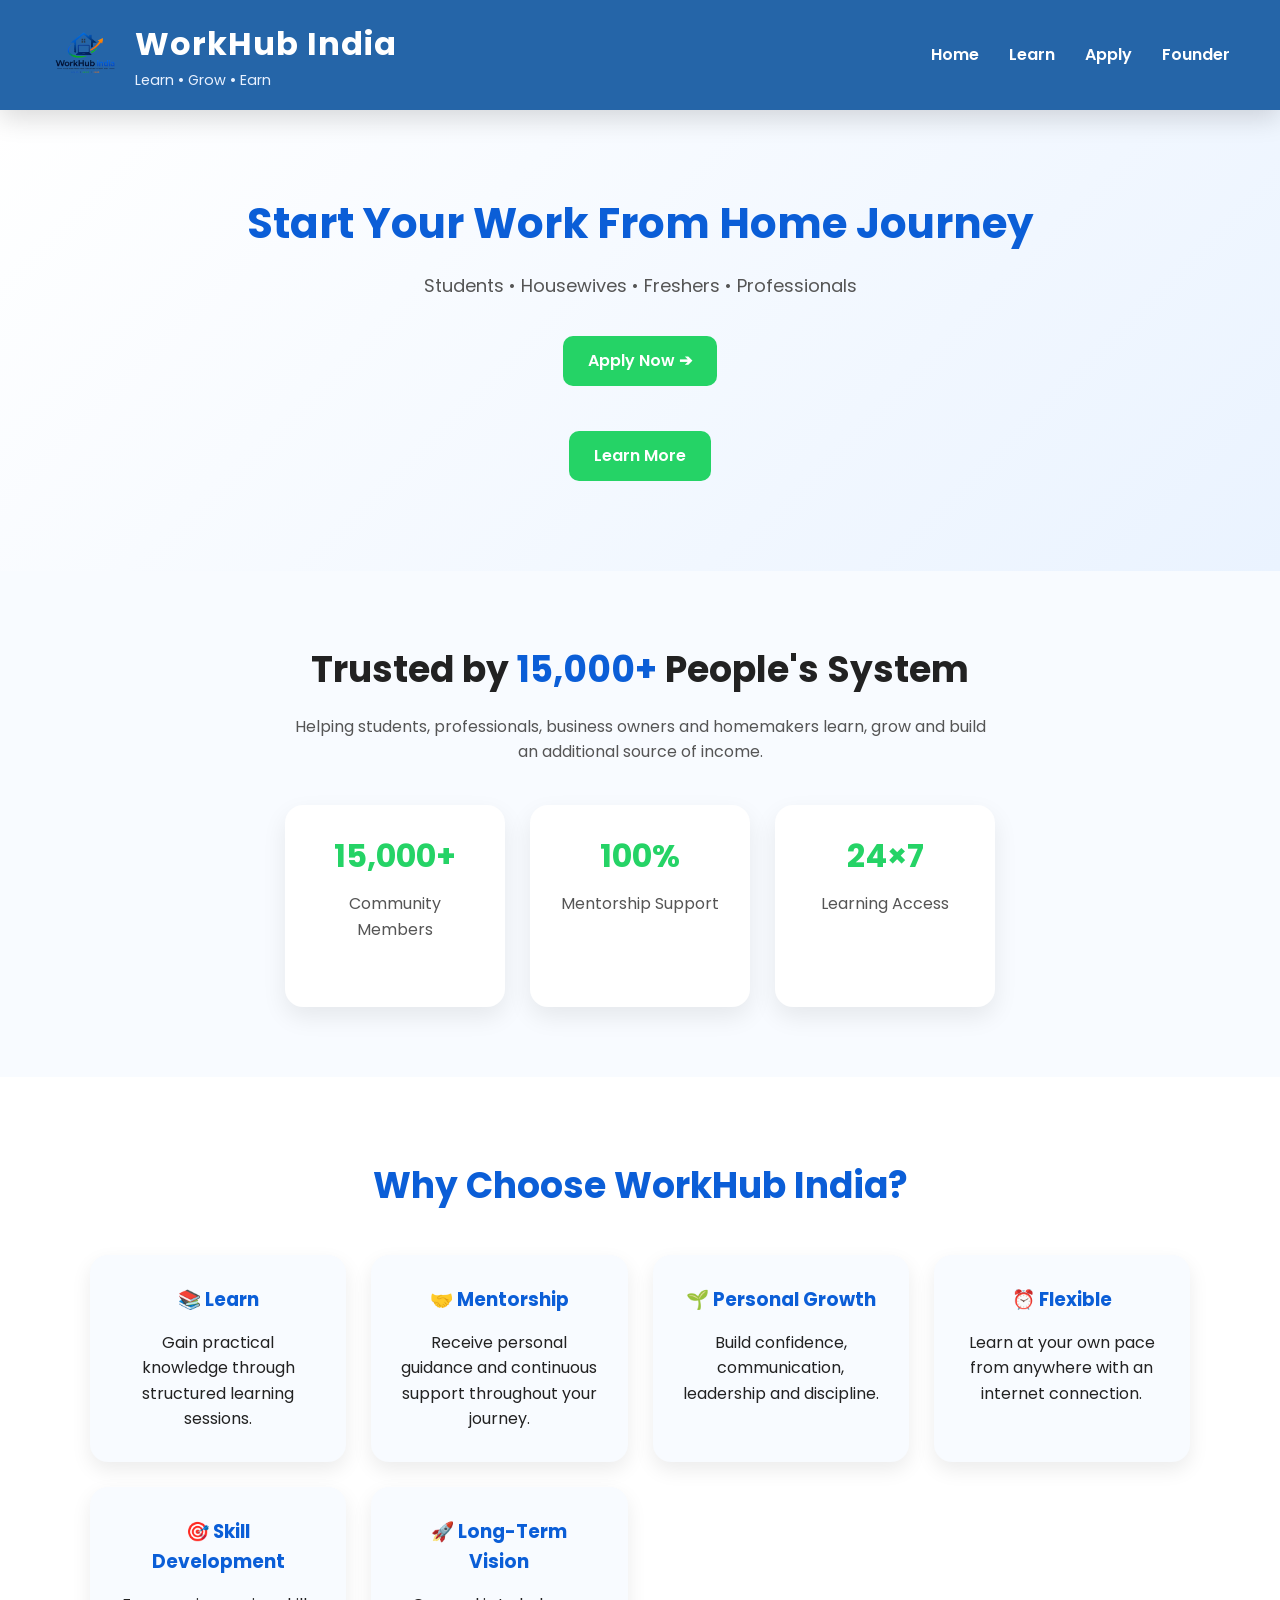
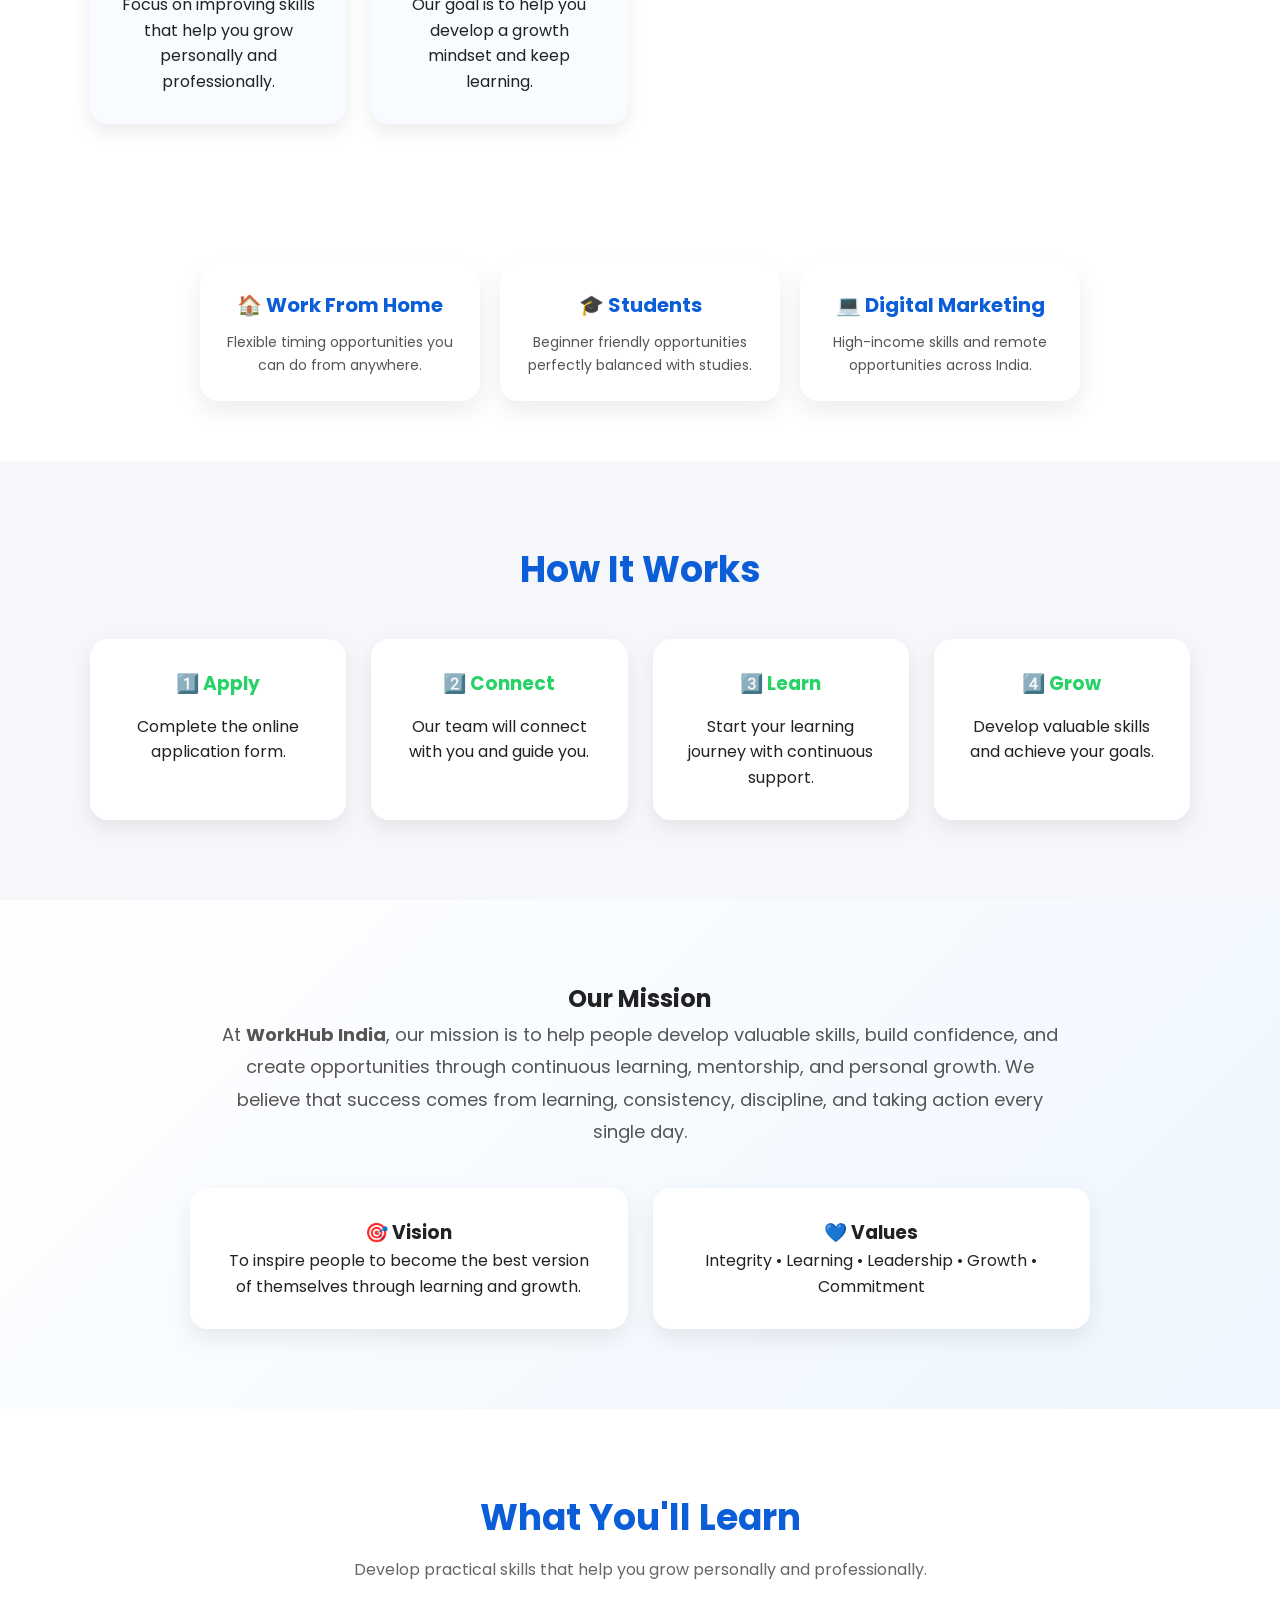
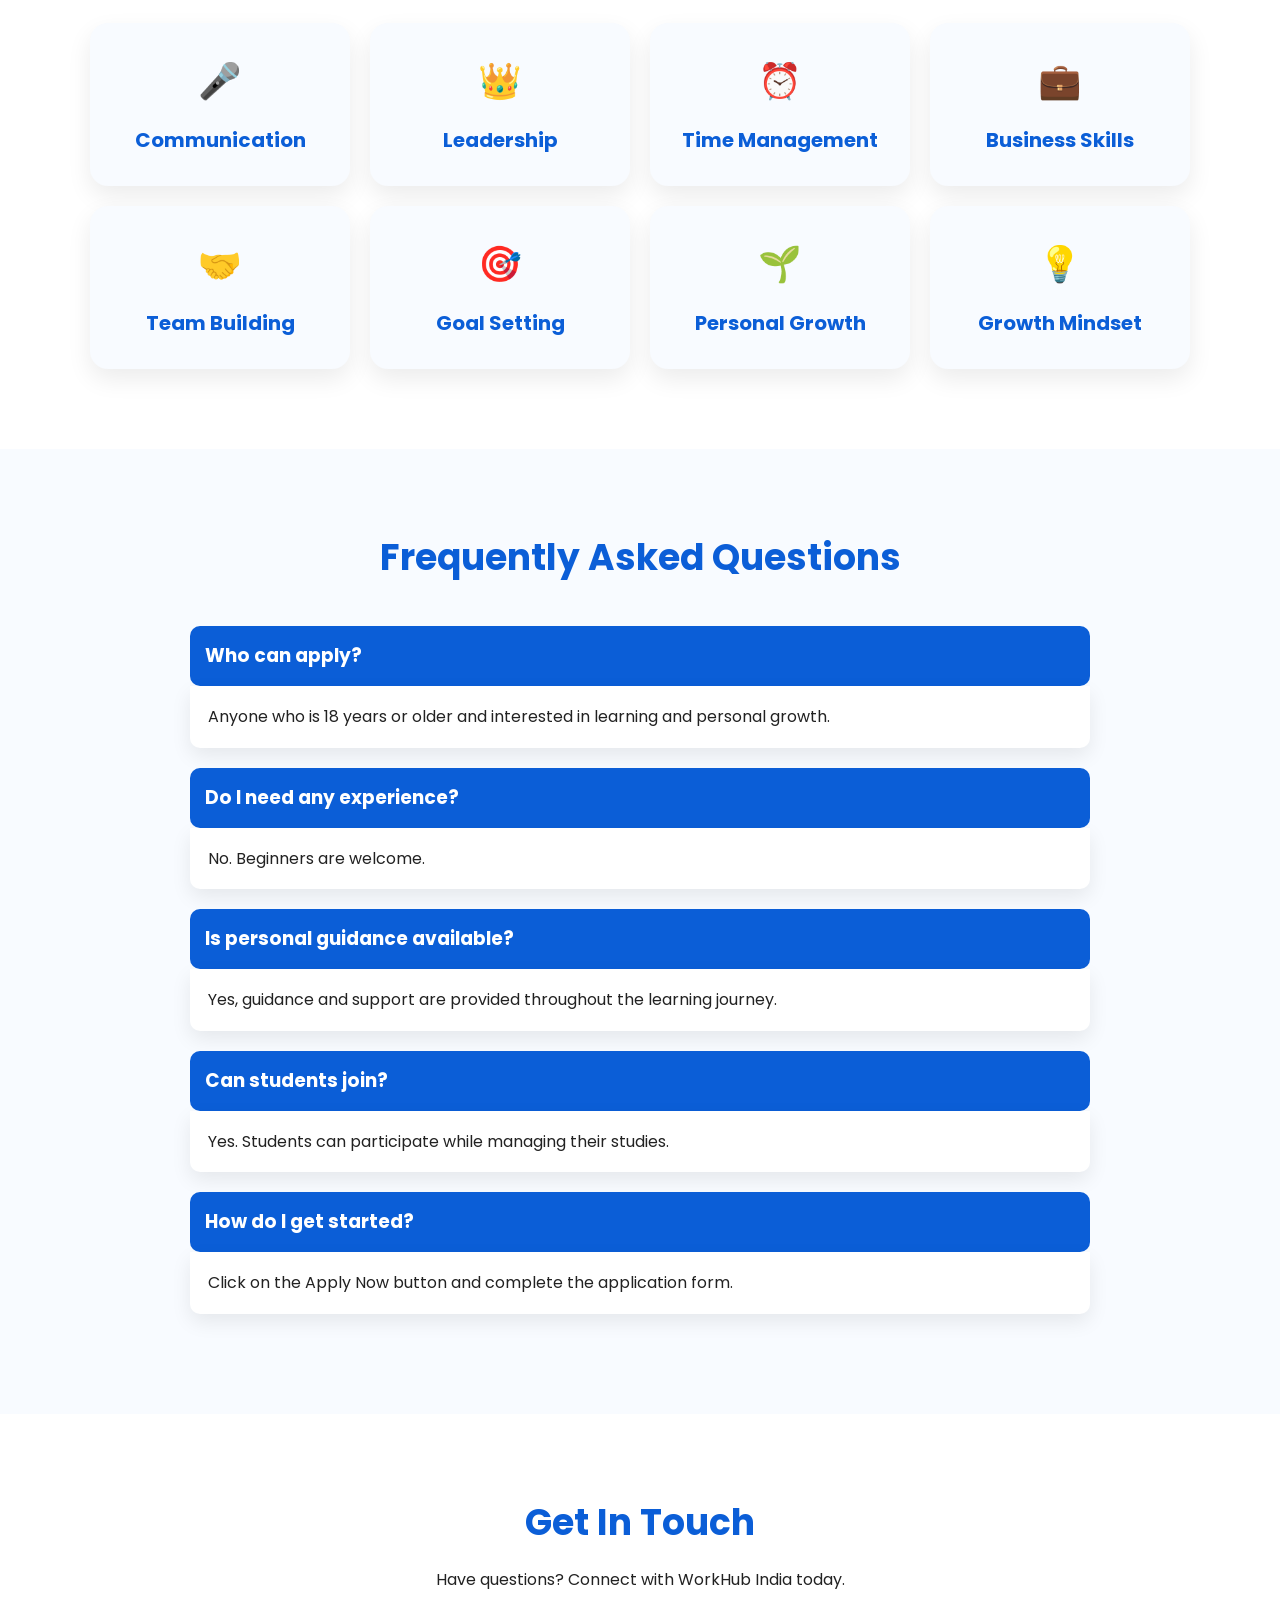
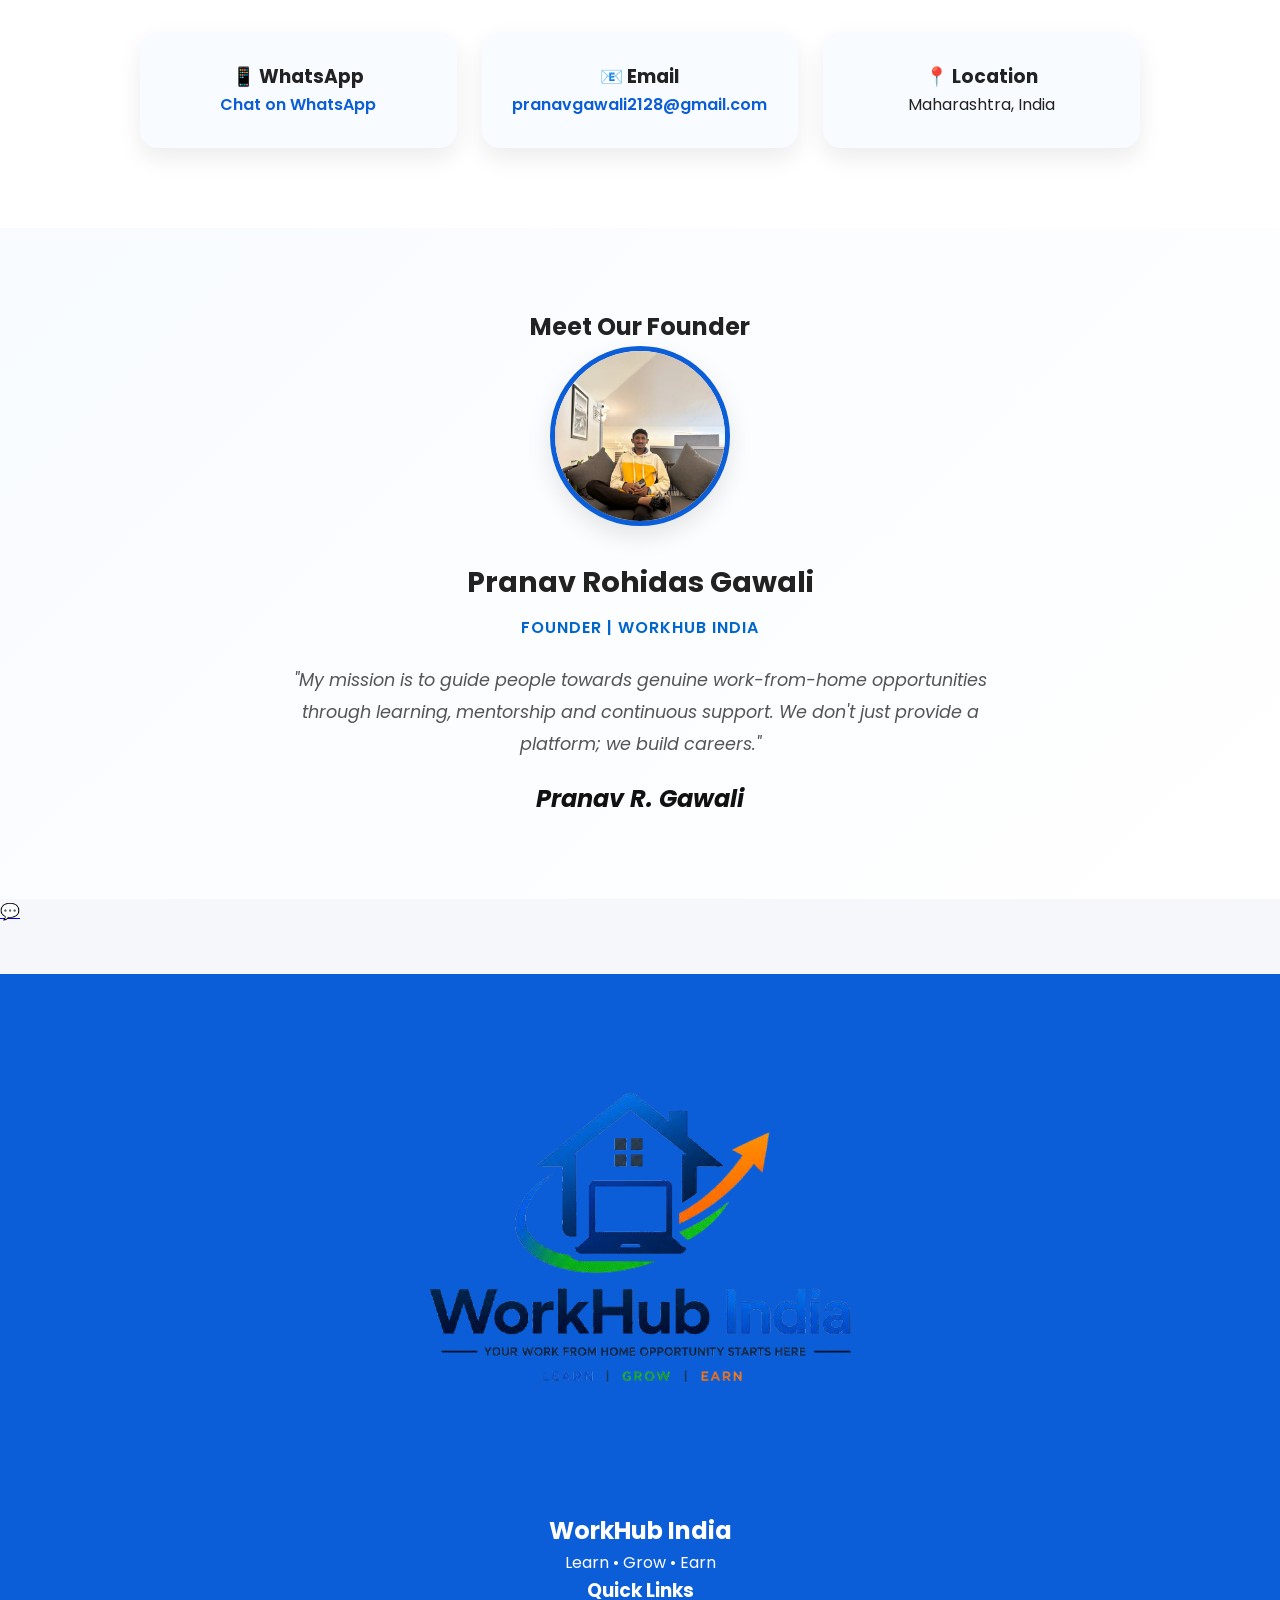
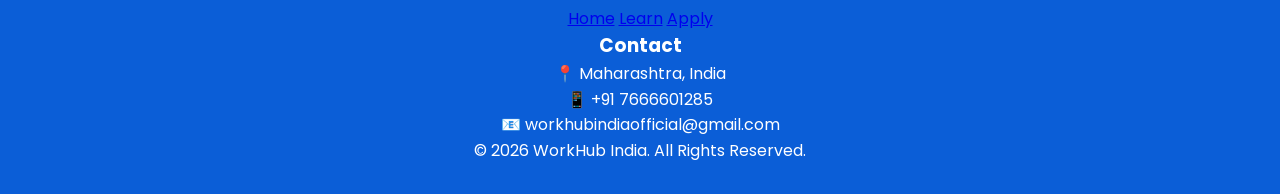
<file: index.html>
<!DOCTYPE html>
<html lang="en">
<head>
<meta charset="UTF-8">
<meta name="viewport" content="width=device-width, initial-scale=1.0">
<title>WorkHub India | Premium Opportunity</title>

<!-- Premium Google Font: Poppins -->
<link href="https://fonts.googleapis.com/css2?family=Poppins:wght@300;400;600;700&display=swap" rel="stylesheet">
<link rel="stylesheet" href="style.css">
<style>
  .navbar{
    position: sticky;
    top: 0;
    z-index: 1000;

    display:flex;
    justify-content:space-between;
    align-items:center;

    padding:18px 50px;

    background:rgba(0,76,153,0.85);
    backdrop-filter:blur(15px);
    -webkit-backdrop-filter:blur(15px);

    box-shadow:0 8px 25px rgba(0,0,0,.15);
}

.brand{
    display:flex;
    align-items:center;
    gap:15px;
}

.logo-image{
    width:70px;
    height:auto;
}

.logo{
    margin:0;
    color:white;
    font-size:2rem;
}

.tagline{
    margin:0;
    color:#e8f1ff;
    font-size:.9rem;
}

nav{
    display:flex;
    gap:30px;
}

nav a{
    color:white;
    text-decoration:none;
    font-weight:600;
    transition:.3s;
}

nav a:hover{
    color:#25D366;
}
</style>

</head>

<body>

  <!-- HEADER -->
<header class="navbar">

    <div class="brand">
        <img src="logo.png" alt="WorkHub India Logo" class="logo-image">
        <div>
            <h1 class="logo">WorkHub India</h1>
            <p class="tagline">Learn • Grow • Earn</p>
        </div>
    </div>

    <nav>
        <a href="index.html">Home</a>
        <a href="learn.html">Learn</a>
        <a href="apply.html">Apply</a>
        <a href="#founder">Founder</a>
        
     </nav>

</header>

  <!-- HERO SECTION -->
  <section class="hero">
    <h2 class="animate-2">Start Your Work From Home Journey</h2>
    <p class="animate-2">Students • Housewives • Freshers • Professionals</p>

<a href="apply.html" class="btn-primary animate-3">
      Apply Now ➔
</a>
<br><br>

<a href="learn.html" class="btn-primary">
    Learn More
</a>
  </section>
<section class="trusted-section">

<h2>Trusted by <span>15,000+</span> People's System</h2>

<p>
Helping students, professionals, business owners and homemakers
learn, grow and build an additional source of income.
</p>

<div class="trust-boxes">

<div class="trust-card">
<h3>15,000+</h3>
<p>Community Members</p>
</div>

<div class="trust-card">
<h3>100%</h3>
<p>Mentorship Support</p>
</div>

<div class="trust-card">
<h3>24×7</h3>
<p>Learning Access</p>
</div>

</div>

</section>
<section class="why-section">

<h2>Why Choose WorkHub India?</h2>

<div class="why-grid">

<div class="why-card">
<h3>📚 Learn</h3>
<p>Gain practical knowledge through structured learning sessions.</p>
</div>

<div class="why-card">
<h3>🤝 Mentorship</h3>
<p>Receive personal guidance and continuous support throughout your journey.</p>
</div>

<div class="why-card">
<h3>🌱 Personal Growth</h3>
<p>Build confidence, communication, leadership and discipline.</p>
</div>

<div class="why-card">
<h3>⏰ Flexible</h3>
<p>Learn at your own pace from anywhere with an internet connection.</p>
</div>

<div class="why-card">
<h3>🎯 Skill Development</h3>
<p>Focus on improving skills that help you grow personally and professionally.</p>
</div>

<div class="why-card">
<h3>🚀 Long-Term Vision</h3>
<p>Our goal is to help you develop a growth mindset and keep learning.</p>
</div>

</div>

</section>
  <!-- CARDS SECTION -->
  <div class="cards animate-3">
    <div class="card">
      <h3>🏠 Work From Home</h3>
      <p>Flexible timing opportunities you can do from anywhere.</p>
    </div>

    <div class="card">
      <h3>🎓 Students</h3>
      <p>Beginner friendly opportunities perfectly balanced with studies.</p>
    </div>

    <div class="card">
      <h3>💻 Digital Marketing</h3>
      <p>High-income skills and remote opportunities across India.</p>
    </div>
  </div>
<section class="how-section">

<h2>How It Works</h2>

<div class="how-grid">

<div class="step">
<h3>1️⃣ Apply</h3>
<p>Complete the online application form.</p>
</div>

<div class="step">
<h3>2️⃣ Connect</h3>
<p>Our team will connect with you and guide you.</p>
</div>

<div class="step">
<h3>3️⃣ Learn</h3>
<p>Start your learning journey with continuous support.</p>
</div>

<div class="step">
<h3>4️⃣ Grow</h3>
<p>Develop valuable skills and achieve your goals.</p>
</div>

</div>

</section>
<section class="mission-section">

<h2>Our Mission</h2>

<p class="mission-text">
At <strong>WorkHub India</strong>, our mission is to help people develop valuable skills, build confidence, and create opportunities through continuous learning, mentorship, and personal growth.

We believe that success comes from learning, consistency, discipline, and taking action every single day.
</p>

<div class="mission-box">

<div>
<h3>🎯 Vision</h3>
<p>To inspire people to become the best version of themselves through learning and growth.</p>
</div>

<div>
<h3>💙 Values</h3>
<p>Integrity • Learning • Leadership • Growth • Commitment</p>
</div>

</div>

</section>
<section class="learn-section">

<h2>What You'll Learn</h2>
<p>Develop practical skills that help you grow personally and professionally.</p>

<div class="learn-grid">

<div class="learn-card">🎤<h3>Communication</h3></div>

<div class="learn-card">👑<h3>Leadership</h3></div>

<div class="learn-card">⏰<h3>Time Management</h3></div>

<div class="learn-card">💼<h3>Business Skills</h3></div>

<div class="learn-card">🤝<h3>Team Building</h3></div>

<div class="learn-card">🎯<h3>Goal Setting</h3></div>

<div class="learn-card">🌱<h3>Personal Growth</h3></div>

<div class="learn-card">💡<h3>Growth Mindset</h3></div>

</div>

</section>
<section class="faq-section">

<h2>Frequently Asked Questions</h2>

<div class="faq">

<h3>Who can apply?</h3>
<p>Anyone who is 18 years or older and interested in learning and personal growth.</p>

<h3>Do I need any experience?</h3>
<p>No. Beginners are welcome.</p>

<h3>Is personal guidance available?</h3>
<p>Yes, guidance and support are provided throughout the learning journey.</p>

<h3>Can students join?</h3>
<p>Yes. Students can participate while managing their studies.</p>

<h3>How do I get started?</h3>
<p>Click on the Apply Now button and complete the application form.</p>

</div>

</section>
<section class="contact-section">

<h2>Get In Touch</h2>

<p>

Have questions? Connect with WorkHub India today.

</p>

<div class="contact-grid">

<div class="contact-card">

<h3>📱 WhatsApp</h3>

<a href="https://wa.me/917666601285" target="_blank">

Chat on WhatsApp

</a>

</div>

<div class="contact-card">

<h3>📧 Email</h3>

<a href="mailto:pranavgawali2128@gmail.com">

pranavgawali2128@gmail.com

</a>

</div>

<div class="contact-card">

<h3>📍 Location</h3>

<p>Maharashtra, India</p>

</div>

</div>

</section>

  <!-- MEET OUR FOUNDER SECTION -->
<section class="founder-section" id="founder">
    <h2>Meet Our Founder</h2>
    <img src="founder.jpg" alt="Pranav Rohidas Gawali" class="founder-photo">

    <h3 style="font-size: 1.8rem; margin: 10px 0;">Pranav Rohidas Gawali</h3>
    <p style="color: #0066cc; font-weight: 600; letter-spacing: 1px; margin-bottom: 25px;">FOUNDER | WORKHUB INDIA</p>

    <p style="max-width:700px; margin:0 auto; font-style:italic; font-size: 1.1rem; color:#555; line-height: 1.8;">
      "My mission is to guide people towards genuine work-from-home opportunities through learning, mentorship and continuous support. We don't just provide a platform; we build careers."
    </p>

    <p style="font-style:italic; font-size:1.5rem; margin-top:20px; font-weight: 700; color:#111;">
      Pranav R. Gawali
    </p>
  </section>

  <!-- FLOATING WHATSAPP BUTTON -->
  <a href="https://wa.me/917666601285?text=Hi%20Pranav%20Sir,%20I%20need%20more%20details%20about%20WorkHub%20India." class="floating-wa" target="_blank">
    💬
  </a>
<button id="topBtn">⬆</button>
  <!-- FOOTER -->
<footer class="footer">

<div class="footer-logo">
<img src="logo.png" alt="WorkHub India Logo">
<h2>WorkHub India</h2>
<p>Learn • Grow • Earn</p>
</div>

<div class="footer-links">
<h3>Quick Links</h3>
<a href="index.html">Home</a>
<a href="learn.html">Learn</a>
<a href="apply.html">Apply</a>
</div>

<div class="footer-contact">
<h3>Contact</h3>
<p>📍 Maharashtra, India</p>
<p>📱 +91 7666601285</p>
<p>📧 workhubindiaofficial@gmail.com</p>
</div>

<p class="copyright">
© 2026 WorkHub India. All Rights Reserved.
</p>

</footer>
<script src="script.js"></script>
</body>
</html>
</file>
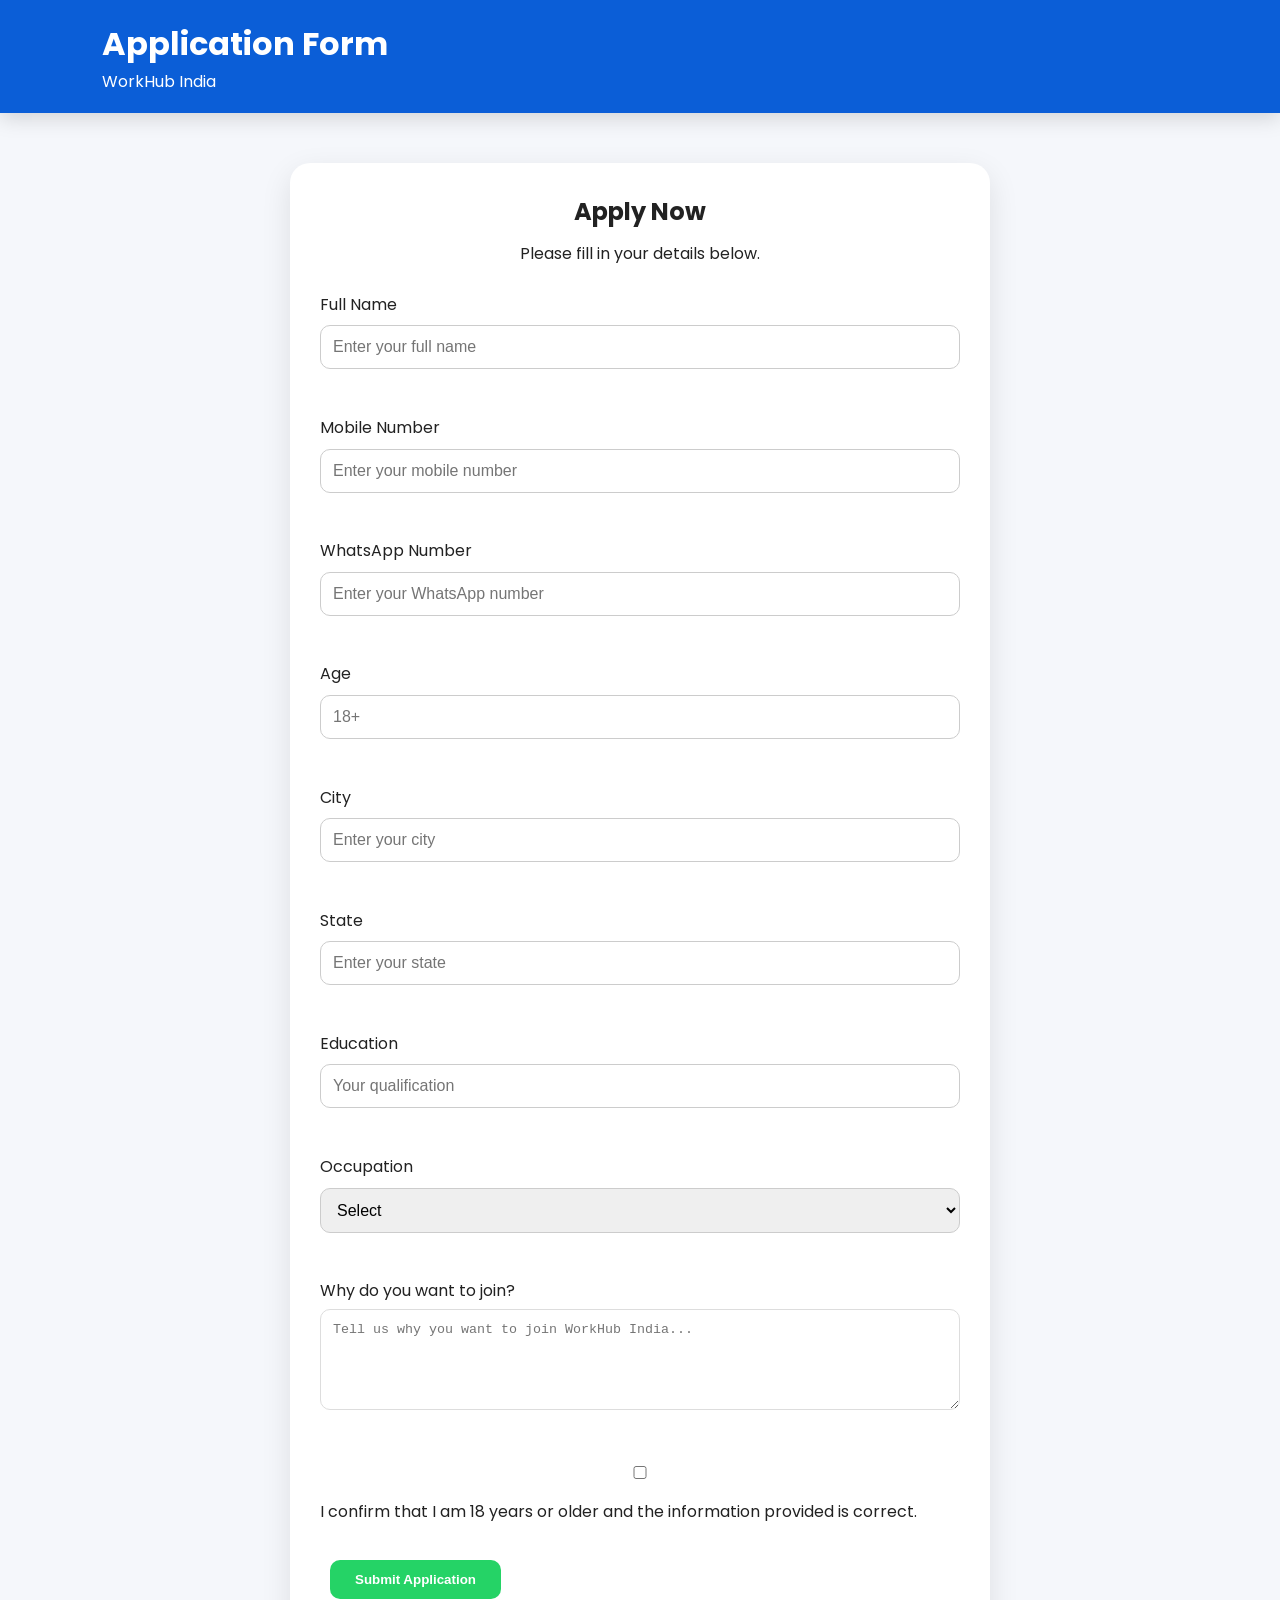
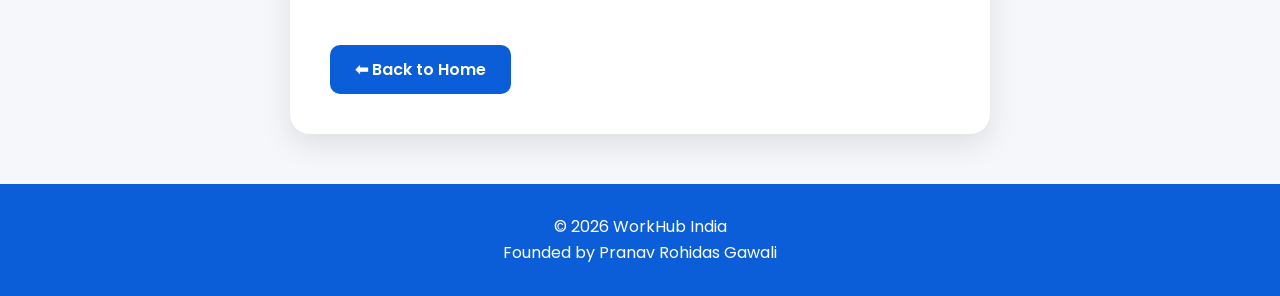
<file: apply.html>
<!DOCTYPE html>
<html lang="en">
<head>
<meta charset="UTF-8">
<meta name="viewport" content="width=device-width, initial-scale=1.0">
<title>Apply | WorkHub India</title>

<link href="https://fonts.googleapis.com/css2?family=Poppins:wght@300;400;600;700&display=swap" rel="stylesheet">
<link rel="stylesheet" href="style.css">

</head>

<body>

<header>

<h1>Application Form</h1>

<p>WorkHub India</p>

</header>

<section class="apply-form">

<h2>Apply Now</h2>

<p>Please fill in your details below.</p>
<form id="applicationForm">

<label>Full Name</label><br>
<input type="text" placeholder="Enter your full name" required><br><br>

<label>Mobile Number</label><br>
<input type="tel" placeholder="Enter your mobile number" required><br><br>

<label>WhatsApp Number</label><br>
<input type="tel" placeholder="Enter your WhatsApp number" required><br><br>

<label>Age</label><br>
<input type="number" min="18" placeholder="18+" required><br><br>

<label>City</label><br>
<input type="text" placeholder="Enter your city" required><br><br>
<label>State</label><br>
<input type="text" placeholder="Enter your state" required><br><br>
<label>Education</label><br>
<input type="text" placeholder="Your qualification"><br><br>

<label>Occupation</label><br>
<select required>
<option value="">Select</option>
<option>Student</option>
<option>Employee</option>
<option>Business</option>
<option>Self Employed</option>
<option>Homemaker</option>
<option>Other</option>
</select><br><br> 
    <label>Why do you want to join?</label><br>

<textarea
placeholder="Tell us why you want to join WorkHub India..."
rows="5"
required></textarea>

<br><br>
<label>
<input type="checkbox" required>
I confirm that I am 18 years or older and the information provided is correct.
</label>

<br><br>

<button type="submit" class="btn-primary">
Submit Application
</button>

<br><br>

<a href="index.html" class="btn-secondary">
⬅ Back to Home
</a>
<div id="successMessage" style="display:none;">

<h2>🎉 Application Submitted Successfully!</h2>

<p>Thank you for applying to <b>WorkHub India</b>.</p>

<p>Your application has been received successfully.</p>

<p>Click below to connect with <b>Pranav Gawali Sir</b> on WhatsApp.</p>

<br>

<a href="https://wa.me/917666601285?text=Hello%20Pranav%20Sir,%20I%20have%20submitted%20my%20application%20through%20WorkHub%20India." class="btn-primary">

💬 Connect With Pranav Gawali Sir On WhatsApp

</a>

<br><br>

<a href="index.html" class="btn-secondary">

🏠 Back To Home

</a>

</div>
</form>

</section>

<footer>

<p>©️ 2026 WorkHub India</p>
<p>Founded by Pranav Rohidas Gawali</p>

</footer>

</body>
</html>
</file>
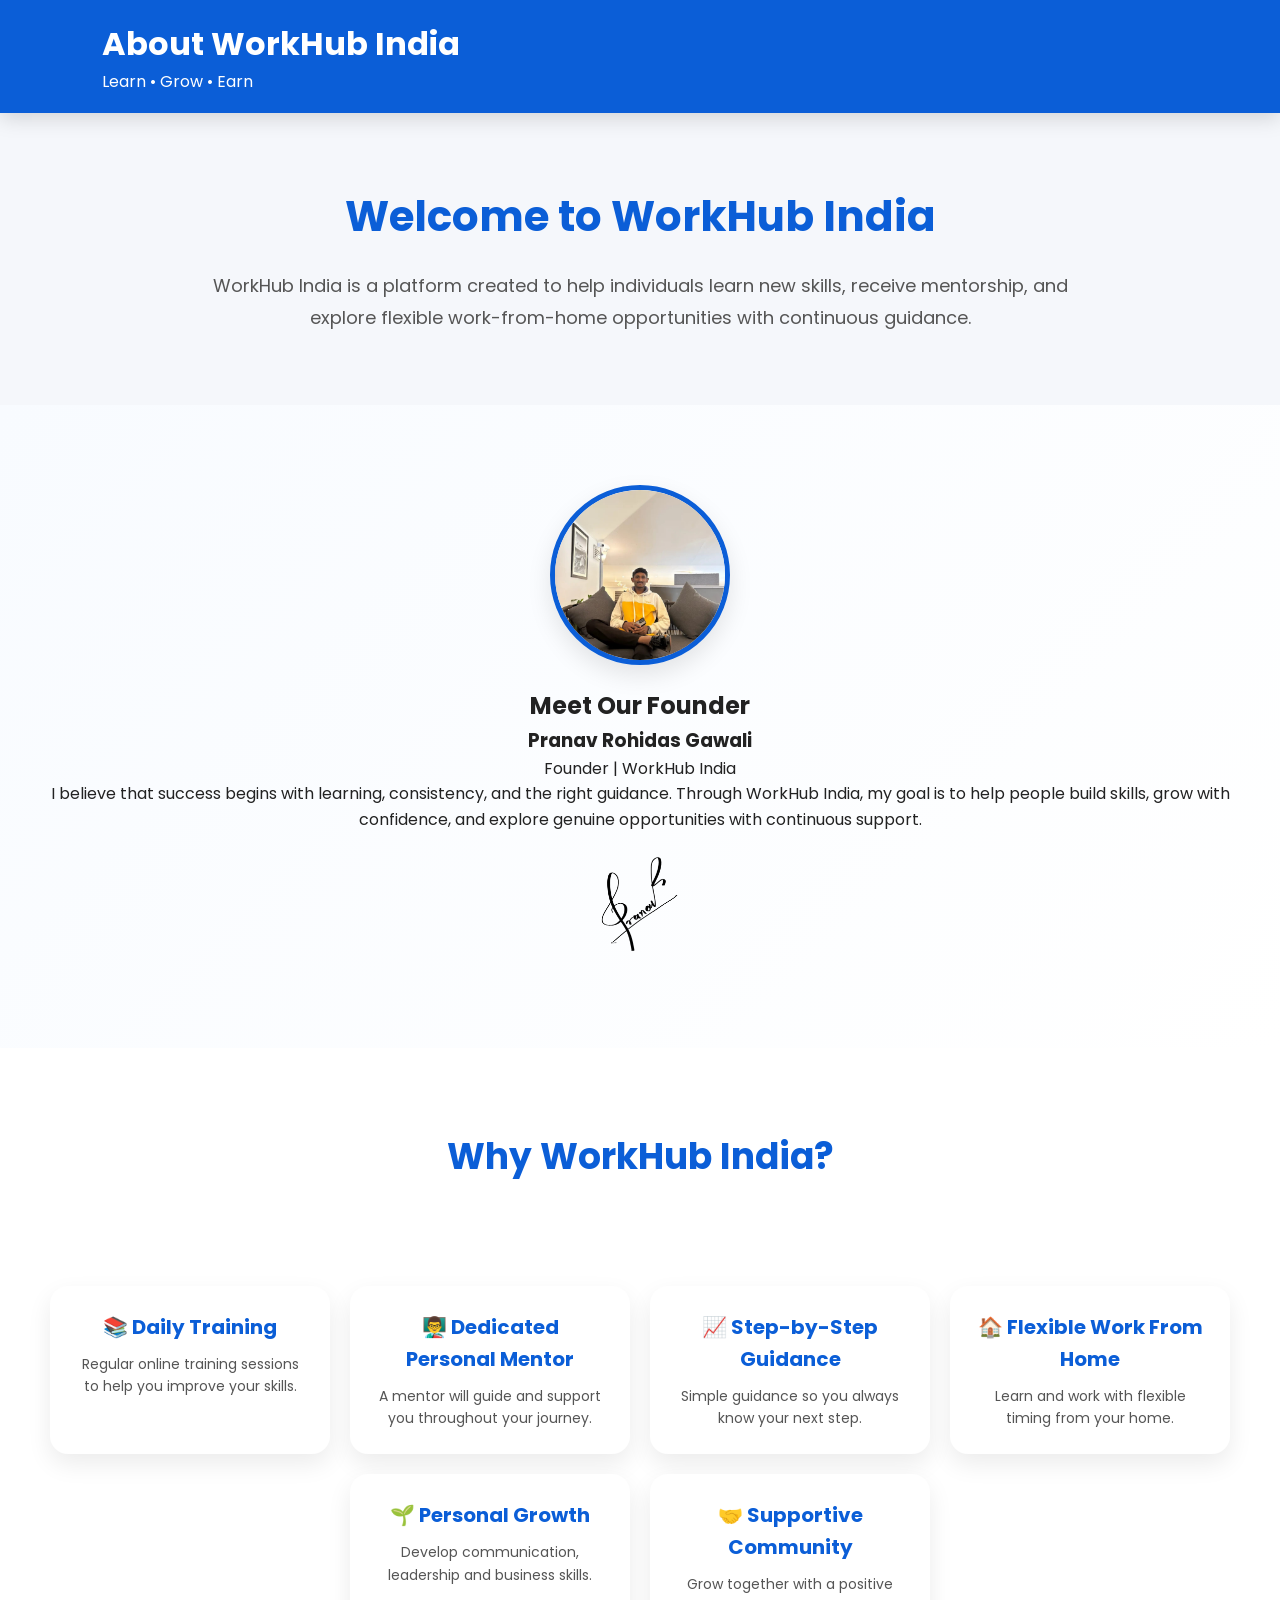
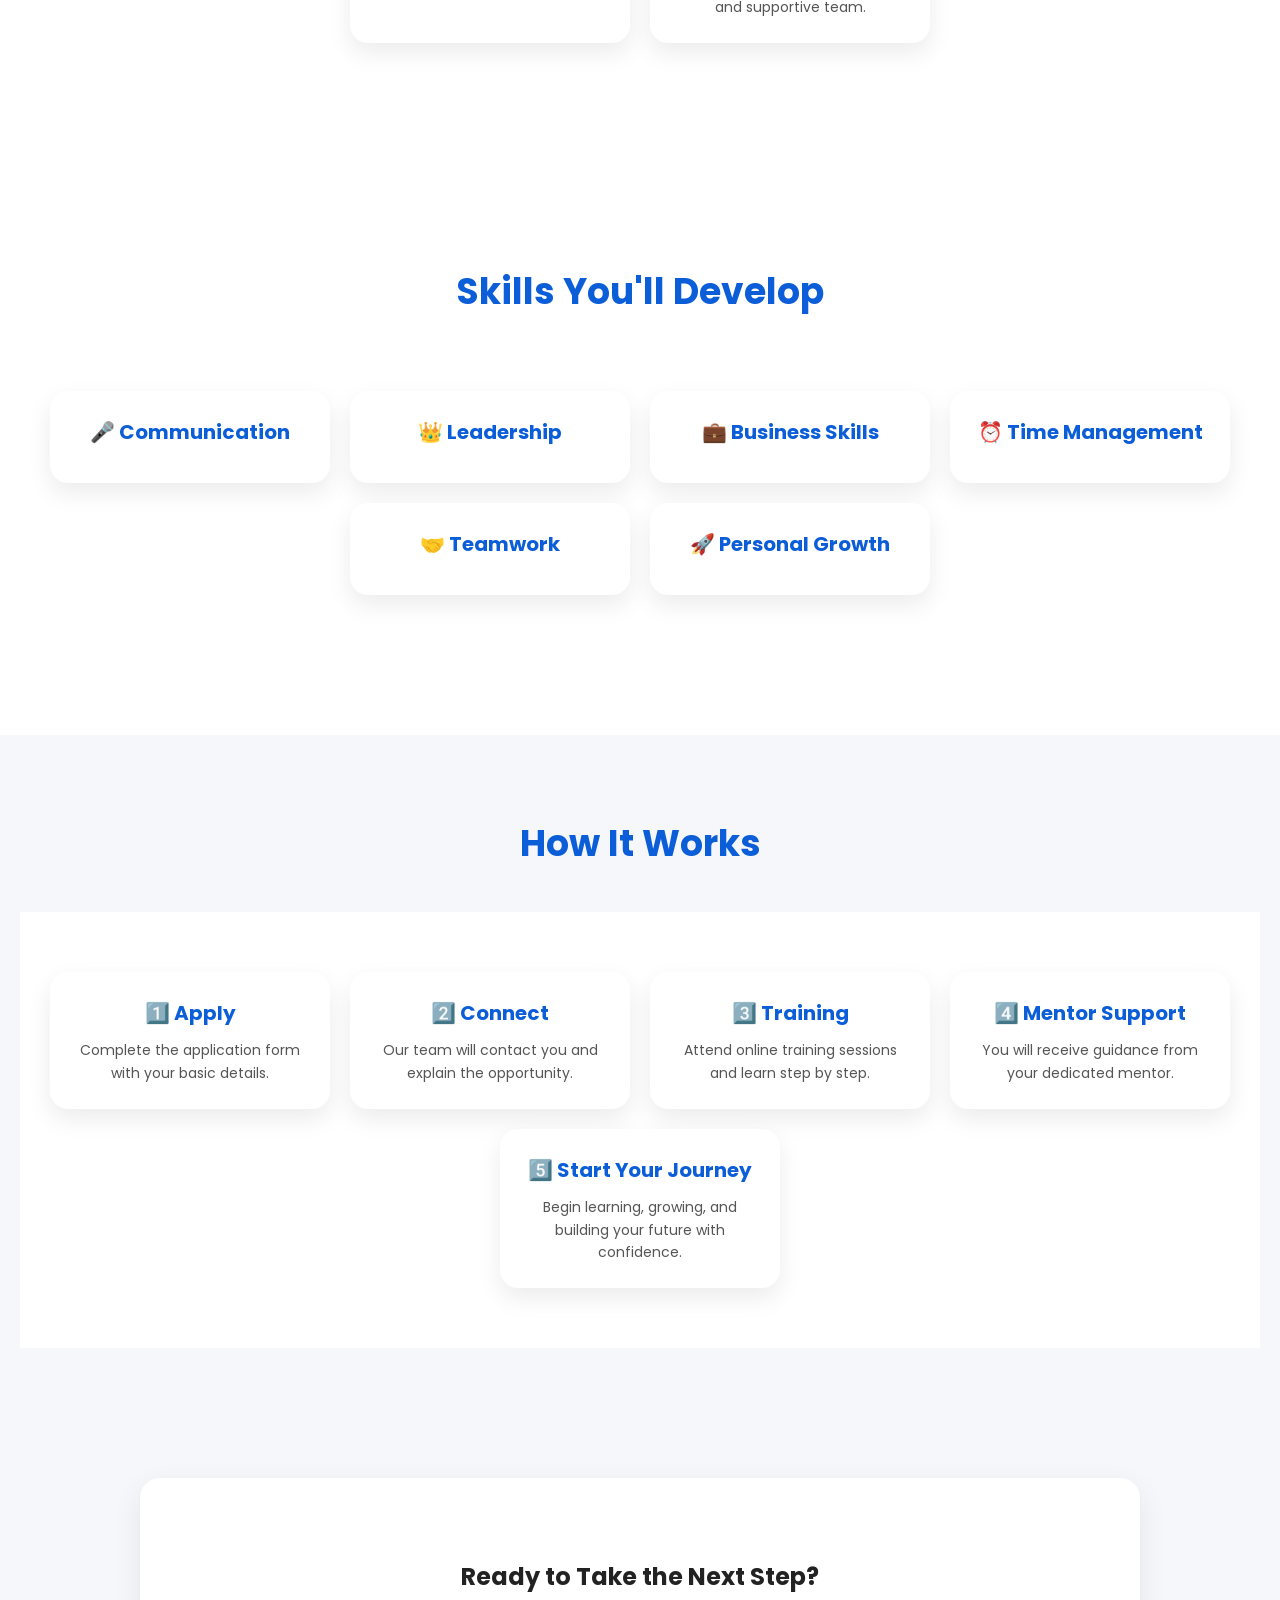
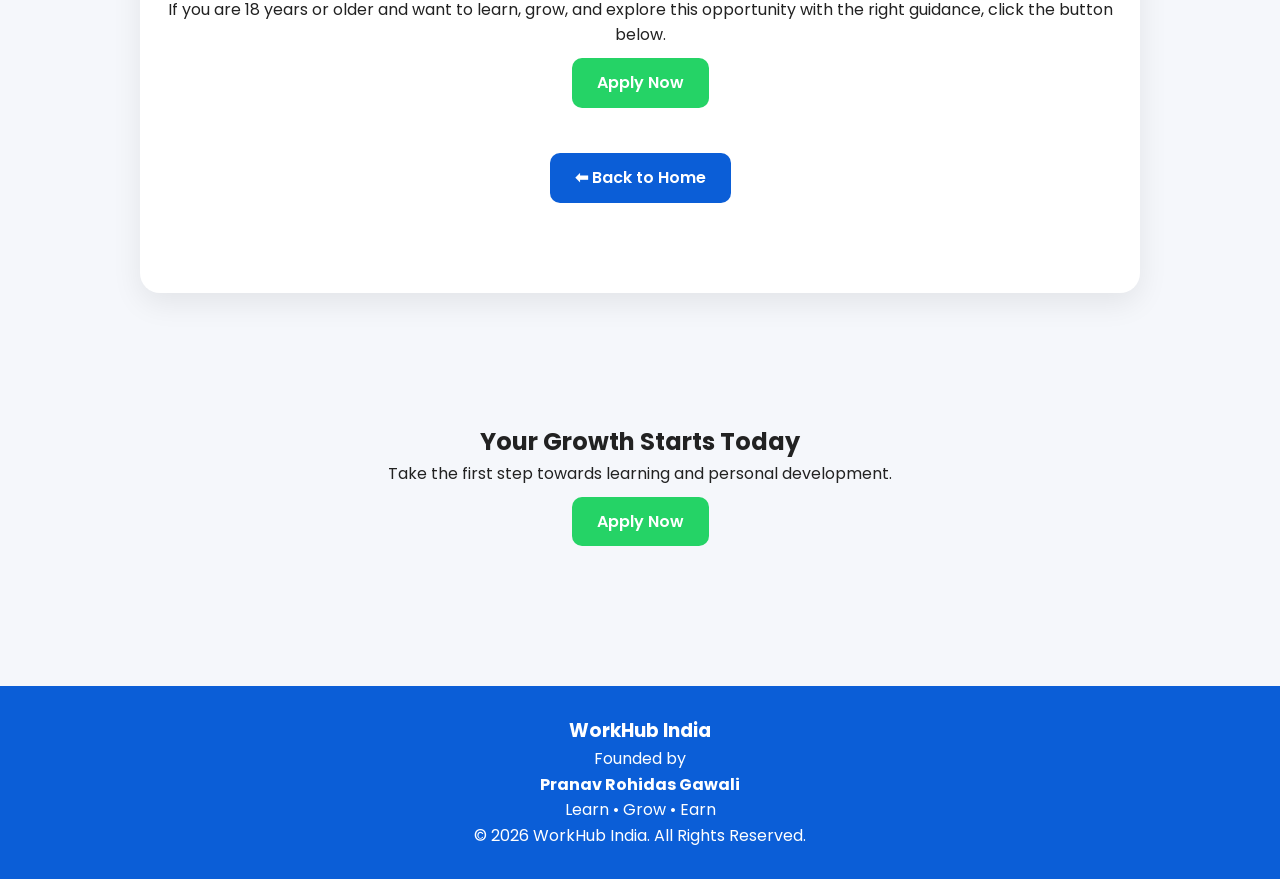
<file: learn.html>
<!DOCTYPE html>
<html lang="en">
<head>
<meta charset="UTF-8">
<meta name="viewport" content="width=device-width, initial-scale=1.0">
<title>About WorkHub India</title>

<link href="https://fonts.googleapis.com/css2?family=Poppins:wght@300;400;600;700&display=swap" rel="stylesheet">

<link rel="stylesheet" href="style.css">

</head>

<body>

<header>

<h1>About WorkHub India</h1>

<p>Learn • Grow • Earn</p>

</header>

<section class="about">

<h2>Welcome to WorkHub India</h2>

<p>
WorkHub India is a platform created to help individuals learn new skills, receive mentorship, and explore flexible work-from-home opportunities with continuous guidance.
</p>

</section>
<section class="founder-section">

<img src="founder.jpg" alt="Founder" class="founder-photo">

<h2>Meet Our Founder</h2>

<h3>Pranav Rohidas Gawali</h3>

<p class="designation">
Founder | WorkHub India
</p>

<p class="message">
I believe that success begins with learning, consistency, and the right guidance. Through WorkHub India, my goal is to help people build skills, grow with confidence, and explore genuine opportunities with continuous support.
</p>

<img src="signature.png" alt="Signature" class="signature">

</section>
<section class="why-section">

<h2>Why WorkHub India?</h2>

<div class="cards">

<div class="card">
<h3>📚 Daily Training</h3>
<p>Regular online training sessions to help you improve your skills.</p>
</div>

<div class="card">
<h3>👨‍🏫 Dedicated Personal Mentor</h3>
<p>A mentor will guide and support you throughout your journey.</p>
</div>

<div class="card">
<h3>📈 Step-by-Step Guidance</h3>
<p>Simple guidance so you always know your next step.</p>
</div>

<div class="card">
<h3>🏠 Flexible Work From Home</h3>
<p>Learn and work with flexible timing from your home.</p>
</div>

<div class="card">
<h3>🌱 Personal Growth</h3>
<p>Develop communication, leadership and business skills.</p>
</div>

<div class="card">
<h3>🤝 Supportive Community</h3>
<p>Grow together with a positive and supportive team.</p>
</div>

</div>

</section>
<section class="learn-section">

<h2>Skills You'll Develop</h2>

<div class="cards">

<div class="card">
<h3>🎤 Communication</h3>
</div>

<div class="card">
<h3>👑 Leadership</h3>
</div>

<div class="card">
<h3>💼 Business Skills</h3>
</div>

<div class="card">
<h3>⏰ Time Management</h3>
</div>

<div class="card">
<h3>🤝 Teamwork</h3>
</div>

<div class="card">
<h3>🚀 Personal Growth</h3>
</div>

</div>

</section>
<section class="how-section">

<h2>How It Works</h2>

<div class="cards">

<div class="card">
<h3>1️⃣ Apply</h3>
<p>Complete the application form with your basic details.</p>
</div>

<div class="card">
<h3>2️⃣ Connect</h3>
<p>Our team will contact you and explain the opportunity.</p>
</div>

<div class="card">
<h3>3️⃣ Training</h3>
<p>Attend online training sessions and learn step by step.</p>
</div>

<div class="card">
<h3>4️⃣ Mentor Support</h3>
<p>You will receive guidance from your dedicated mentor.</p>
</div>

<div class="card">
<h3>5️⃣ Start Your Journey</h3>
<p>Begin learning, growing, and building your future with confidence.</p>
</div>

</div>

</section>
<section class="final-section">

<h2>Ready to Take the Next Step?</h2>

<p>
If you are 18 years or older and want to learn, grow, and explore this opportunity with the right guidance, click the button below.
</p>

<a href="apply.html" class="btn-primary">
Apply Now
</a>

<br><br>

<a href="index.html" class="btn-secondary">
⬅ Back to Home
</a>

</section>
<section class="cta-section">

<h2>Your Growth Starts Today</h2>

<p>
Take the first step towards learning and personal development.
</p>

<a href="apply.html" class="btn-primary">
Apply Now
</a>

</section>
<footer>

<h3>WorkHub India</h3>

<p>Founded by</p>

<h4>Pranav Rohidas Gawali</h4>

<p>Learn • Grow • Earn</p>

<p>©️ 2026 WorkHub India. All Rights Reserved.</p>

</footer>
<script src="script.js"></script>
</body>
</html>
</file>
<file: style.css>
/* =========================
   WorkHub India
   Premium CSS - Part 1
========================= */

*{
margin:0;
padding:0;
box-sizing:border-box;
}

html{
scroll-behavior:smooth;
}

body{
font-family:'Poppins',sans-serif;
background:#f5f7fb;
color:#222;
line-height:1.6;
overflow-x:hidden;
}

/* Navigation */

header{
background:#0b5ed7;
color:#fff;
padding:18px 8%;
box-shadow:0 5px 20px rgba(0,0,0,.15);
}

.navbar{
display:flex;
justify-content:space-between;
align-items:center;
flex-wrap:wrap;
}

.logo{
font-size:28px;
font-weight:700;
letter-spacing:1px;
}

.menu{
display:flex;
gap:20px;
list-style:none;
}

.menu a{
color:#fff;
text-decoration:none;
font-weight:600;
transition:.3s;
}

.menu a:hover{
color:#ffd54f;
}

/* Hero Section */

.hero{
padding:80px 20px;
text-align:center;
background:linear-gradient(135deg,#ffffff,#eaf3ff);
}

.hero h1,
.hero h2{
font-size:42px;
margin-bottom:15px;
color:#0b5ed7;
}

.hero p{
font-size:18px;
margin-bottom:25px;
color:#555;
}

/* Buttons */

.btn,
.btn-primary{
display:inline-block;
padding:14px 32px;
background:#25D366;
color:#fff;
text-decoration:none;
border-radius:50px;
font-weight:600;
transition:.3s;
border:none;
cursor:pointer;
}

.btn:hover,
.btn-primary:hover{
transform:translateY(-3px);
box-shadow:0 10px 25px rgba(37,211,102,.35);
}

.btn2,
.btn-secondary{
display:inline-block;
padding:14px 32px;
background:#0b5ed7;
color:#fff;
text-decoration:none;
border-radius:50px;
font-weight:600;
transition:.3s;
}

.btn2:hover,
.btn-secondary:hover{
background:#0849a6;
}
/* =========================
   CARDS SECTION
========================= */

.cards{
display:flex;
justify-content:center;
flex-wrap:wrap;
gap:20px;
padding:60px 20px;
background:#fff;
}

.card{
background:#ffffff;
width:280px;
padding:25px;
border-radius:18px;
box-shadow:0 10px 25px rgba(0,0,0,0.08);
transition:.3s;
text-align:center;
}

.card:hover{
transform:translateY(-8px);
box-shadow:0 15px 35px rgba(0,0,0,0.12);
}

.card h3{
color:#0b5ed7;
margin-bottom:10px;
font-size:20px;
}

.card p{
color:#555;
font-size:14px;
}

/* =========================
   FOUNDER SECTION
========================= */

.founder-section{
padding:80px 20px;
background:linear-gradient(135deg,#f8fbff,#ffffff);
text-align:center;
}

.founder-photo{
width:180px;
height:180px;
border-radius:50%;
object-fit:cover;
border:5px solid #0b5ed7;
box-shadow:0 10px 25px rgba(0,0,0,0.1);
margin-bottom:15px;
}

.signature{
width:140px;
margin-top:15px;
}

/* =========================
   APPLY FORM
========================= */

.apply-form{
padding:60px 20px;
max-width:600px;
margin:auto;
background:#fff;
border-radius:20px;
box-shadow:0 10px 30px rgba(0,0,0,0.08);
}

input,
select,
textarea{
width:100%;
padding:12px;
margin-top:5px;
margin-bottom:15px;
border:1px solid #ddd;
border-radius:10px;
outline:none;
}

input:focus, select:focus{
border-color:#0b5ed7;
}

/* =========================
   FOOTER
========================= */

footer{
text-align:center;
padding:30px 20px;
background:#0b5ed7;
color:#fff;
margin-top:50px;
}
/* =========================
   RESPONSIVE DESIGN
========================= */

@media (max-width: 768px){

.hero h1,
.hero h2{
font-size:28px;
}

.menu{
flex-direction:column;
gap:10px;
margin-top:10px;
}

.cards{
flex-direction:column;
align-items:center;
}

.card{
width:90%;
}

/* Apply form mobile fix */
.apply-form{
margin:20px;
padding:30px 15px;
}

/* Founder image resize */
.founder-photo{
width:140px;
height:140px;
}

}

/* =========================
   SMALL ANIMATIONS
========================= */

.btn, .btn-primary, .btn2, .btn-secondary{
animation: fadeIn 0.8s ease-in-out;
}

@keyframes fadeIn{
from{
opacity:0;
transform:translateY(10px);
}
to{
opacity:1;
transform:translateY(0);
}
}
.apply-form{
max-width:700px;
margin:50px auto;
padding:30px;
background:#ffffff;
border-radius:20px;
box-shadow:0 10px 30px rgba(0,0,0,0.1);
}

.apply-form h2{
text-align:center;
margin-bottom:10px;
}

.apply-form p{
text-align:center;
margin-bottom:25px;
}

.apply-form input,
.apply-form select{
width:100%;
padding:12px;
margin-top:8px;
margin-bottom:20px;
border:1px solid #ccc;
border-radius:10px;
font-size:16px;
box-sizing:border-box;
}

#successMessage{
text-align:center;
background:#f0fff4;
padding:30px;
border-radius:20px;
border:2px solid #25D366;
margin-top:20px;
}

#successMessage h2{
color:#25D366;
}

.btn-primary,
.btn-secondary{
display:inline-block;
padding:12px 25px;
border-radius:10px;
text-decoration:none;
margin:10px;
}
/* Trusted Section */

.trusted-section{
padding:70px 20px;
text-align:center;
background:#f8fbff;
}

.trusted-section h2{
font-size:36px;
margin-bottom:15px;
}

.trusted-section span{
color:#0b5ed7;
}

.trusted-section p{
max-width:700px;
margin:0 auto 40px;
color:#555;
}

.trust-boxes{
display:flex;
justify-content:center;
gap:25px;
flex-wrap:wrap;
}

.trust-card{
background:#fff;
padding:25px;
width:220px;
border-radius:18px;
box-shadow:0 10px 25px rgba(0,0,0,.08);
transition:.3s;
}

.trust-card:hover{
transform:translateY(-8px);
}

.trust-card h3{
font-size:32px;
color:#25D366;
margin-bottom:10px;
}
/* WHY SECTION */

.why-section{
padding:80px 20px;
background:#ffffff;
text-align:center;
}

.why-section h2{
font-size:36px;
margin-bottom:40px;
color:#0b5ed7;
}

.why-grid{
display:grid;
grid-template-columns:repeat(auto-fit,minmax(250px,1fr));
gap:25px;
max-width:1100px;
margin:auto;
}

.why-card{
background:#f8fbff;
padding:30px;
border-radius:18px;
box-shadow:0 8px 20px rgba(0,0,0,.08);
transition:.3s;
}

.why-card:hover{
transform:translateY(-8px);
}

.why-card h3{
margin-bottom:15px;
color:#0b5ed7;
}
/* HOW IT WORKS */

.how-section{
padding:80px 20px;
background:#f5f7fb;
text-align:center;
}

.how-section h2{
font-size:36px;
margin-bottom:40px;
color:#0b5ed7;
}

.how-grid{
display:grid;
grid-template-columns:repeat(auto-fit,minmax(220px,1fr));
gap:25px;
max-width:1100px;
margin:auto;
}

.step{
background:#fff;
padding:30px;
border-radius:18px;
box-shadow:0 8px 20px rgba(0,0,0,.08);
transition:.3s;
}

.step:hover{
transform:translateY(-8px);
}

.step h3{
color:#25D366;
margin-bottom:15px;
}
/* MISSION */

.mission-section{
padding:80px 20px;
text-align:center;
background:linear-gradient(135deg,#ffffff,#eef6ff);
}

.mission-text{
max-width:850px;
margin:auto;
font-size:18px;
line-height:1.8;
color:#555;
}

.mission-box{
display:grid;
grid-template-columns:repeat(auto-fit,minmax(280px,1fr));
gap:25px;
margin-top:40px;
max-width:900px;
margin-left:auto;
margin-right:auto;
}

.mission-box div{
background:white;
padding:30px;
border-radius:18px;
box-shadow:0 10px 25px rgba(0,0,0,.08);
transition:.3s;
}

.mission-box div:hover{
transform:translateY(-8px);
}
/* WHAT YOU'LL LEARN */

.learn-section{
padding:80px 20px;
text-align:center;
background:#fff;
}

.learn-section h2{
font-size:36px;
color:#0b5ed7;
margin-bottom:10px;
}

.learn-section p{
color:#666;
margin-bottom:40px;
}

.learn-grid{
display:grid;
grid-template-columns:repeat(auto-fit,minmax(220px,1fr));
gap:20px;
max-width:1100px;
margin:auto;
}

.learn-card{
background:#f8fbff;
padding:30px;
border-radius:18px;
box-shadow:0 10px 25px rgba(0,0,0,.08);
transition:.3s;
font-size:35px;
}

.learn-card:hover{
transform:translateY(-8px);
}

.learn-card h3{
font-size:20px;
margin-top:15px;
color:#0b5ed7;
}
/* FAQ */

.faq-section{
padding:80px 20px;
background:#f8fbff;
text-align:center;
}

.faq-section h2{
font-size:36px;
color:#0b5ed7;
margin-bottom:40px;
}

.faq{
max-width:900px;
margin:auto;
text-align:left;
}

.faq h3{
background:#0b5ed7;
color:white;
padding:15px;
border-radius:10px;
margin-top:15px;
}

.faq p{
background:white;
padding:18px;
border-radius:0 0 10px 10px;
margin-bottom:20px;
box-shadow:0 8px 20px rgba(0,0,0,.08);
}
/* CONTACT SECTION */

.contact-section{
padding:80px 20px;
background:#ffffff;
text-align:center;
}

.contact-section h2{
font-size:36px;
color:#0b5ed7;
margin-bottom:15px;
}

.contact-grid{
display:grid;
grid-template-columns:repeat(auto-fit,minmax(250px,1fr));
gap:25px;
max-width:1000px;
margin:40px auto 0;
}

.contact-card{
background:#f8fbff;
padding:30px;
border-radius:18px;
box-shadow:0 10px 25px rgba(0,0,0,.08);
transition:.3s;
}

.contact-card:hover{
transform:translateY(-8px);
}

.contact-card a{
text-decoration:none;
color:#0b5ed7;
font-weight:600;
}
/* BACK TO TOP */

#topBtn{

display:none;

position:fixed;

bottom:30px;

left:30px;

width:55px;

height:55px;

border:none;

border-radius:50%;

background:#25D366;

color:white;

font-size:22px;

cursor:pointer;

box-shadow:0 10px 25px rgba(0,0,0,.25);

z-index:999;

transition:.3s;

}

#topBtn:hover{

transform:scale(1.1);

}
.reveal{
opacity:0;
transform:translateY(60px);
transition:all .8s ease;
}

.reveal.active{
opacity:1;
transform:translateY(0);
}
/* =========================
   RESPONSIVE DESIGN
========================= */

@media (max-width:768px){

.navbar{
flex-direction:column;
padding:15px;
text-align:center;
}

.brand{
flex-direction:column;
}

nav{
flex-direction:column;
gap:15px;
margin-top:15px;
}

.hero h1,
.hero h2,
.learn-hero h1{
font-size:30px;
}

.hero p,
.learn-hero p{
font-size:16px;
padding:0 15px;
}

.cards{
flex-direction:column;
align-items:center;
}

.card{
width:95%;
}

.founder-photo{
width:150px;
height:150px;
}

.apply-form{
width:95%;
margin:20px auto;
padding:20px;
}

.btn-primary,
.btn-secondary{
width:100%;
margin:8px 0;
text-align:center;
}

footer{
padding:25px 15px;
}

.logo-image{
width:60px;
}

}
.about{
max-width:900px;
margin:auto;
padding:70px 20px;
text-align:center;
}

.about h2{
font-size:42px;
color:#0b5ed7;
margin-bottom:20px;
}

.about p{
font-size:18px;
color:#555;
line-height:1.8;
}

.final-section,
.cta-section{
text-align:center;
padding:80px 20px;
}

.final-section{
max-width:1000px;
margin:50px auto;
background:#fff;
border-radius:20px;
box-shadow:0 10px 30px rgba(0,0,0,.08);
}

.founder-photo{
transition:.4s;
}

.founder-photo:hover{
transform:scale(1.05);
}
</file>
